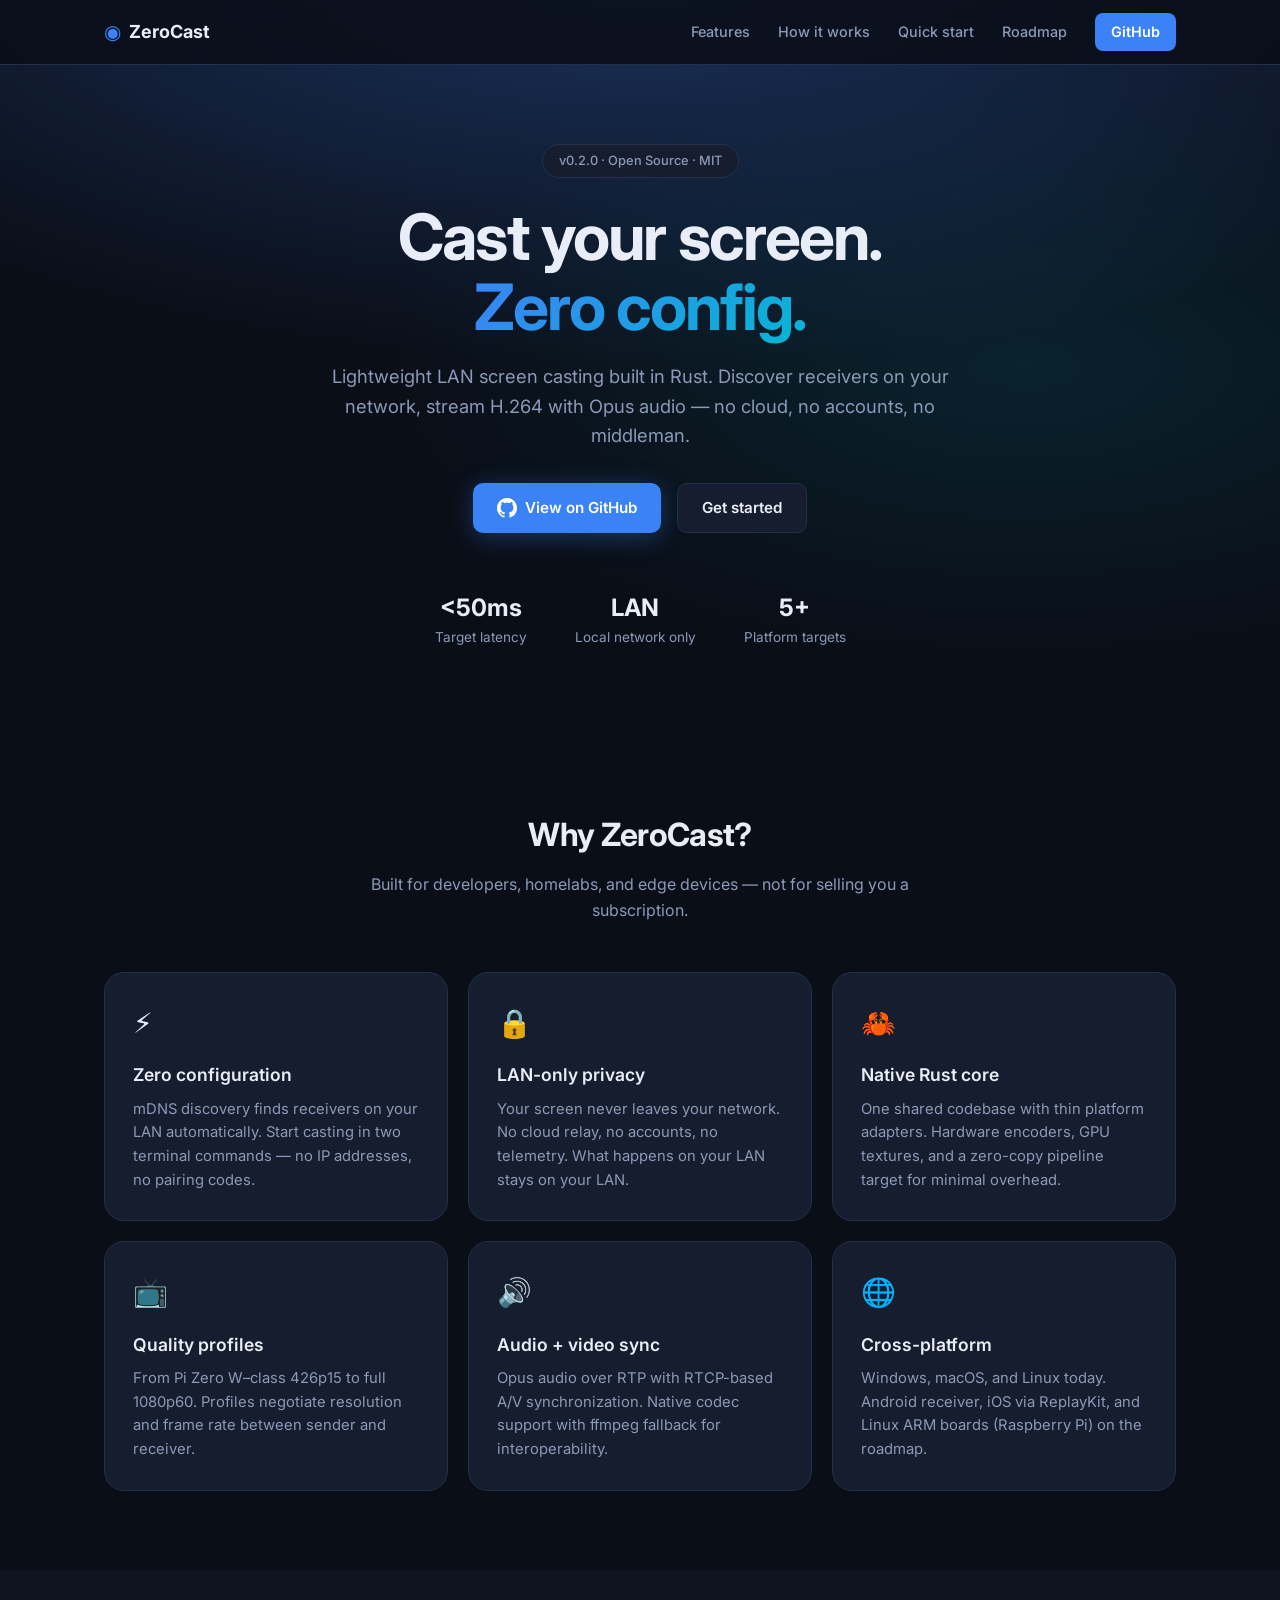
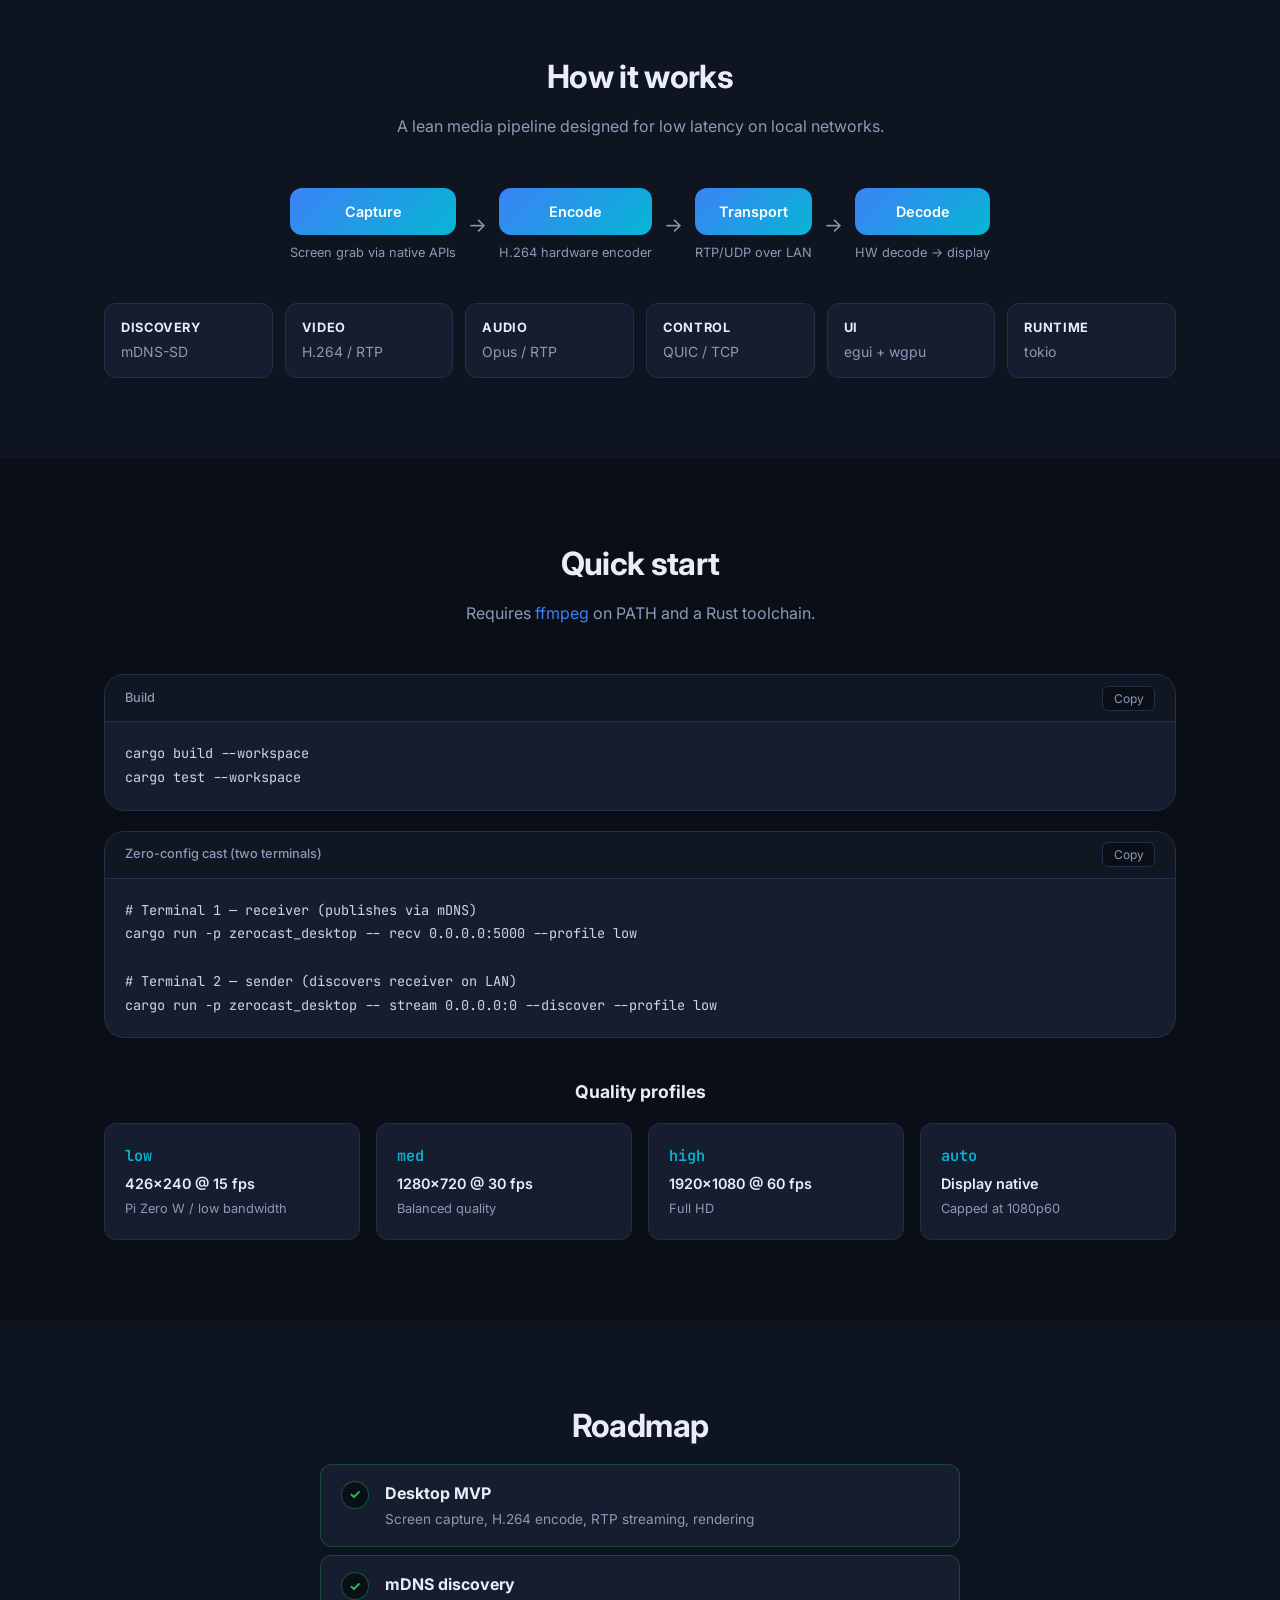
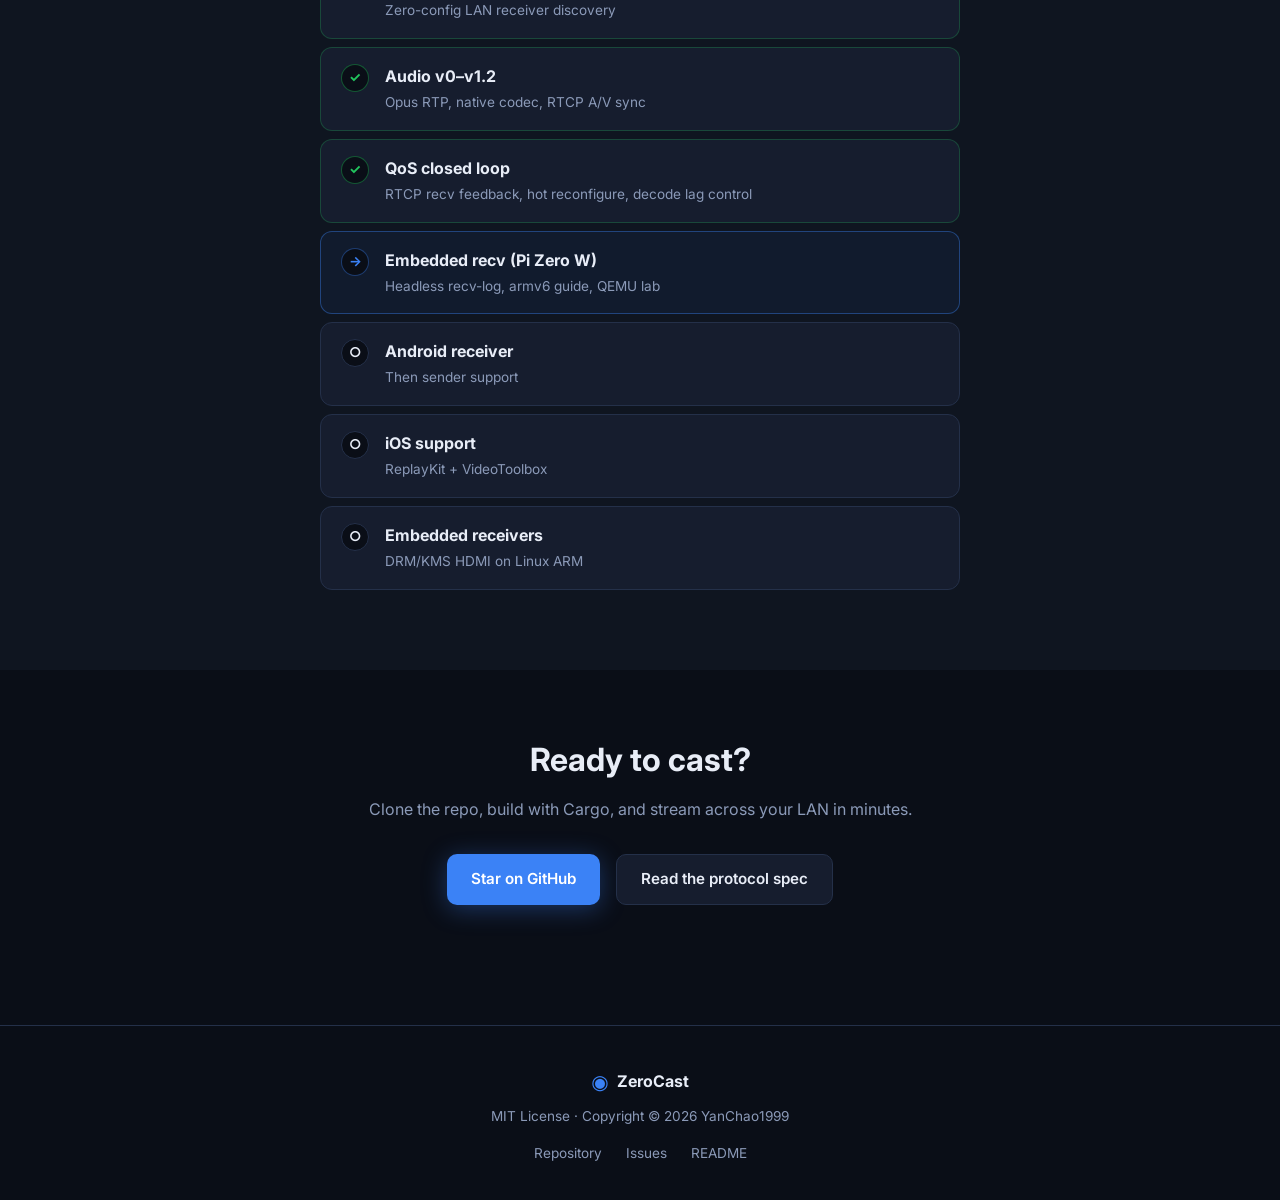
<file: docs/index.html>
<!DOCTYPE html>
<html lang="en">
<head>
  <meta charset="UTF-8">
  <meta name="viewport" content="width=device-width, initial-scale=1.0">
  <meta name="description" content="ZeroCast — zero-configuration LAN screen casting. Lightweight, native, no cloud, no accounts. Built in Rust for Windows, macOS, Linux, and beyond.">
  <meta name="theme-color" content="#0a0e17">
  <meta property="og:title" content="ZeroCast — LAN Screen Casting">
  <meta property="og:description" content="Lightweight, zero-config screen casting on your local network. No cloud. No accounts. Just cast.">
  <meta property="og:type" content="website">
  <meta property="og:url" content="https://yanchao1999.github.io/ZeroCast/">
  <title>ZeroCast — Zero-Config LAN Screen Casting</title>
  <link rel="icon" href="data:image/svg+xml,<svg xmlns='http://www.w3.org/2000/svg' viewBox='0 0 100 100'><text y='.9em' font-size='90'>📡</text></svg>">
  <link rel="preconnect" href="https://fonts.googleapis.com">
  <link rel="preconnect" href="https://fonts.gstatic.com" crossorigin>
  <link href="https://fonts.googleapis.com/css2?family=Inter:wght@400;500;600;700&family=JetBrains+Mono:wght@400;500&display=swap" rel="stylesheet">
  <link rel="stylesheet" href="css/style.css">
</head>
<body>
  <nav class="nav">
    <div class="container nav-inner">
      <a href="./" class="logo">
        <span class="logo-icon" aria-hidden="true">◉</span>
        ZeroCast
      </a>
      <div class="nav-links">
        <a href="#features">Features</a>
        <a href="#how-it-works">How it works</a>
        <a href="#quick-start">Quick start</a>
        <a href="#roadmap">Roadmap</a>
        <a href="https://github.com/YanChao1999/ZeroCast" class="nav-cta" target="_blank" rel="noopener">GitHub</a>
      </div>
      <button class="nav-toggle" aria-label="Toggle menu" aria-expanded="false">
        <span></span><span></span><span></span>
      </button>
    </div>
  </nav>

  <header class="hero">
    <div class="hero-bg" aria-hidden="true"></div>
    <div class="container hero-content">
      <div class="badge">v0.2.0 · Open Source · MIT</div>
      <h1>Cast your screen.<br><span class="gradient-text">Zero config.</span></h1>
      <p class="hero-sub">
        Lightweight LAN screen casting built in Rust. Discover receivers on your network,
        stream H.264 with Opus audio — no cloud, no accounts, no middleman.
      </p>
      <div class="hero-actions">
        <a href="https://github.com/YanChao1999/ZeroCast" class="btn btn-primary" target="_blank" rel="noopener">
          <svg width="20" height="20" viewBox="0 0 24 24" fill="currentColor" aria-hidden="true"><path d="M12 0C5.37 0 0 5.37 0 12c0 5.31 3.435 9.795 8.205 11.385.6.105.825-.255.825-.57 0-.285-.015-1.23-.015-2.235-3.015.555-3.795-.735-4.035-1.41-.135-.345-.72-1.41-1.23-1.695-.42-.225-1.02-.78-.015-.795.945-.015 1.62.87 1.845 1.23 1.08 1.815 2.805 1.305 3.495.99.105-.78.42-1.305.765-1.605-2.67-.3-5.46-1.335-5.46-5.925 0-1.305.465-2.385 1.23-3.225-.12-.3-.54-1.53.12-3.18 0 0 1.005-.315 3.3 1.23.96-.27 1.98-.405 3-.405s2.04.135 3 .405c2.295-1.56 3.3-1.23 3.3-1.23.66 1.65.24 2.88.12 3.18.765.84 1.23 1.905 1.23 3.225 0 4.605-2.805 5.625-5.475 5.925.435.375.81 1.095.81 2.22 0 1.605-.015 2.895-.015 3.3 0 .315.225.69.825.57A12.02 12.02 0 0024 12c0-6.63-5.37-12-12-12z"/></svg>
          View on GitHub
        </a>
        <a href="#quick-start" class="btn btn-secondary">Get started</a>
      </div>
      <div class="hero-stats">
        <div class="stat">
          <span class="stat-value">&lt;50ms</span>
          <span class="stat-label">Target latency</span>
        </div>
        <div class="stat">
          <span class="stat-value">LAN</span>
          <span class="stat-label">Local network only</span>
        </div>
        <div class="stat">
          <span class="stat-value">5+</span>
          <span class="stat-label">Platform targets</span>
        </div>
      </div>
    </div>
  </header>

  <section id="features" class="section">
    <div class="container">
      <h2 class="section-title">Why ZeroCast?</h2>
      <p class="section-desc">Built for developers, homelabs, and edge devices — not for selling you a subscription.</p>
      <div class="features-grid">
        <article class="feature-card">
          <div class="feature-icon" aria-hidden="true">⚡</div>
          <h3>Zero configuration</h3>
          <p>mDNS discovery finds receivers on your LAN automatically. Start casting in two terminal commands — no IP addresses, no pairing codes.</p>
        </article>
        <article class="feature-card">
          <div class="feature-icon" aria-hidden="true">🔒</div>
          <h3>LAN-only privacy</h3>
          <p>Your screen never leaves your network. No cloud relay, no accounts, no telemetry. What happens on your LAN stays on your LAN.</p>
        </article>
        <article class="feature-card">
          <div class="feature-icon" aria-hidden="true">🦀</div>
          <h3>Native Rust core</h3>
          <p>One shared codebase with thin platform adapters. Hardware encoders, GPU textures, and a zero-copy pipeline target for minimal overhead.</p>
        </article>
        <article class="feature-card">
          <div class="feature-icon" aria-hidden="true">📺</div>
          <h3>Quality profiles</h3>
          <p>From Pi Zero W–class 426p15 to full 1080p60. Profiles negotiate resolution and frame rate between sender and receiver.</p>
        </article>
        <article class="feature-card">
          <div class="feature-icon" aria-hidden="true">🔊</div>
          <h3>Audio + video sync</h3>
          <p>Opus audio over RTP with RTCP-based A/V synchronization. Native codec support with ffmpeg fallback for interoperability.</p>
        </article>
        <article class="feature-card">
          <div class="feature-icon" aria-hidden="true">🌐</div>
          <h3>Cross-platform</h3>
          <p>Windows, macOS, and Linux today. Android receiver, iOS via ReplayKit, and Linux ARM boards (Raspberry Pi) on the roadmap.</p>
        </article>
      </div>
    </div>
  </section>

  <section id="how-it-works" class="section section-alt">
    <div class="container">
      <h2 class="section-title">How it works</h2>
      <p class="section-desc">A lean media pipeline designed for low latency on local networks.</p>
      <div class="pipeline">
        <div class="pipeline-step">
          <div class="pipeline-node">Capture</div>
          <p>Screen grab via native APIs</p>
        </div>
        <div class="pipeline-arrow" aria-hidden="true">→</div>
        <div class="pipeline-step">
          <div class="pipeline-node">Encode</div>
          <p>H.264 hardware encoder</p>
        </div>
        <div class="pipeline-arrow" aria-hidden="true">→</div>
        <div class="pipeline-step">
          <div class="pipeline-node">Transport</div>
          <p>RTP/UDP over LAN</p>
        </div>
        <div class="pipeline-arrow" aria-hidden="true">→</div>
        <div class="pipeline-step">
          <div class="pipeline-node">Decode</div>
          <p>HW decode → display</p>
        </div>
      </div>
      <div class="stack-grid">
        <div class="stack-item"><strong>Discovery</strong> mDNS-SD</div>
        <div class="stack-item"><strong>Video</strong> H.264 / RTP</div>
        <div class="stack-item"><strong>Audio</strong> Opus / RTP</div>
        <div class="stack-item"><strong>Control</strong> QUIC / TCP</div>
        <div class="stack-item"><strong>UI</strong> egui + wgpu</div>
        <div class="stack-item"><strong>Runtime</strong> tokio</div>
      </div>
    </div>
  </section>

  <section id="quick-start" class="section">
    <div class="container">
      <h2 class="section-title">Quick start</h2>
      <p class="section-desc">Requires <a href="https://ffmpeg.org/download.html" target="_blank" rel="noopener">ffmpeg</a> on PATH and a Rust toolchain.</p>

      <div class="code-block">
        <div class="code-header">
          <span>Build</span>
          <button class="copy-btn" data-copy="build" aria-label="Copy build commands">Copy</button>
        </div>
        <pre id="code-build"><code>cargo build --workspace
cargo test --workspace</code></pre>
      </div>

      <div class="code-block">
        <div class="code-header">
          <span>Zero-config cast (two terminals)</span>
          <button class="copy-btn" data-copy="cast" aria-label="Copy cast commands">Copy</button>
        </div>
        <pre id="code-cast"><code># Terminal 1 — receiver (publishes via mDNS)
cargo run -p zerocast_desktop -- recv 0.0.0.0:5000 --profile low

# Terminal 2 — sender (discovers receiver on LAN)
cargo run -p zerocast_desktop -- stream 0.0.0.0:0 --discover --profile low</code></pre>
      </div>

      <div class="profiles">
        <h3>Quality profiles</h3>
        <div class="profile-cards">
          <div class="profile-card">
            <span class="profile-name">low</span>
            <span class="profile-spec">426×240 @ 15 fps</span>
            <span class="profile-note">Pi Zero W / low bandwidth</span>
          </div>
          <div class="profile-card">
            <span class="profile-name">med</span>
            <span class="profile-spec">1280×720 @ 30 fps</span>
            <span class="profile-note">Balanced quality</span>
          </div>
          <div class="profile-card">
            <span class="profile-name">high</span>
            <span class="profile-spec">1920×1080 @ 60 fps</span>
            <span class="profile-note">Full HD</span>
          </div>
          <div class="profile-card">
            <span class="profile-name">auto</span>
            <span class="profile-spec">Display native</span>
            <span class="profile-note">Capped at 1080p60</span>
          </div>
        </div>
      </div>
    </div>
  </section>

  <section id="roadmap" class="section section-alt">
    <div class="container">
      <h2 class="section-title">Roadmap</h2>
      <div class="roadmap">
        <div class="roadmap-item done">
          <span class="roadmap-status">✓</span>
          <div>
            <strong>Desktop MVP</strong>
            <p>Screen capture, H.264 encode, RTP streaming, rendering</p>
          </div>
        </div>
        <div class="roadmap-item done">
          <span class="roadmap-status">✓</span>
          <div>
            <strong>mDNS discovery</strong>
            <p>Zero-config LAN receiver discovery</p>
          </div>
        </div>
        <div class="roadmap-item done">
          <span class="roadmap-status">✓</span>
          <div>
            <strong>Audio v0–v1.2</strong>
            <p>Opus RTP, native codec, RTCP A/V sync</p>
          </div>
        </div>
        <div class="roadmap-item done">
          <span class="roadmap-status">✓</span>
          <div>
            <strong>QoS closed loop</strong>
            <p>RTCP recv feedback, hot reconfigure, decode lag control</p>
          </div>
        </div>
        <div class="roadmap-item active">
          <span class="roadmap-status">→</span>
          <div>
            <strong>Embedded recv (Pi Zero W)</strong>
            <p>Headless recv-log, armv6 guide, QEMU lab</p>
          </div>
        </div>
        <div class="roadmap-item">
          <span class="roadmap-status">○</span>
          <div>
            <strong>Android receiver</strong>
            <p>Then sender support</p>
          </div>
        </div>
        <div class="roadmap-item">
          <span class="roadmap-status">○</span>
          <div>
            <strong>iOS support</strong>
            <p>ReplayKit + VideoToolbox</p>
          </div>
        </div>
        <div class="roadmap-item">
          <span class="roadmap-status">○</span>
          <div>
            <strong>Embedded receivers</strong>
            <p>DRM/KMS HDMI on Linux ARM</p>
          </div>
        </div>
      </div>
    </div>
  </section>

  <section class="section cta-section">
    <div class="container cta-inner">
      <h2>Ready to cast?</h2>
      <p>Clone the repo, build with Cargo, and stream across your LAN in minutes.</p>
      <div class="hero-actions">
        <a href="https://github.com/YanChao1999/ZeroCast" class="btn btn-primary" target="_blank" rel="noopener">Star on GitHub</a>
        <a href="https://github.com/YanChao1999/ZeroCast/blob/main/docs/spec/std/zerocast-protocol-v1.md" class="btn btn-secondary" target="_blank" rel="noopener">Read the protocol spec</a>
      </div>
    </div>
  </section>

  <footer class="footer">
    <div class="container footer-inner">
      <div class="footer-brand">
        <span class="logo-icon" aria-hidden="true">◉</span>
        <span>ZeroCast</span>
      </div>
      <p>MIT License · Copyright © 2026 YanChao1999</p>
      <div class="footer-links">
        <a href="https://github.com/YanChao1999/ZeroCast" target="_blank" rel="noopener">Repository</a>
        <a href="https://github.com/YanChao1999/ZeroCast/issues" target="_blank" rel="noopener">Issues</a>
        <a href="https://github.com/YanChao1999/ZeroCast/blob/main/README.md" target="_blank" rel="noopener">README</a>
      </div>
    </div>
  </footer>

  <script src="js/main.js"></script>
</body>
</html>
</file>
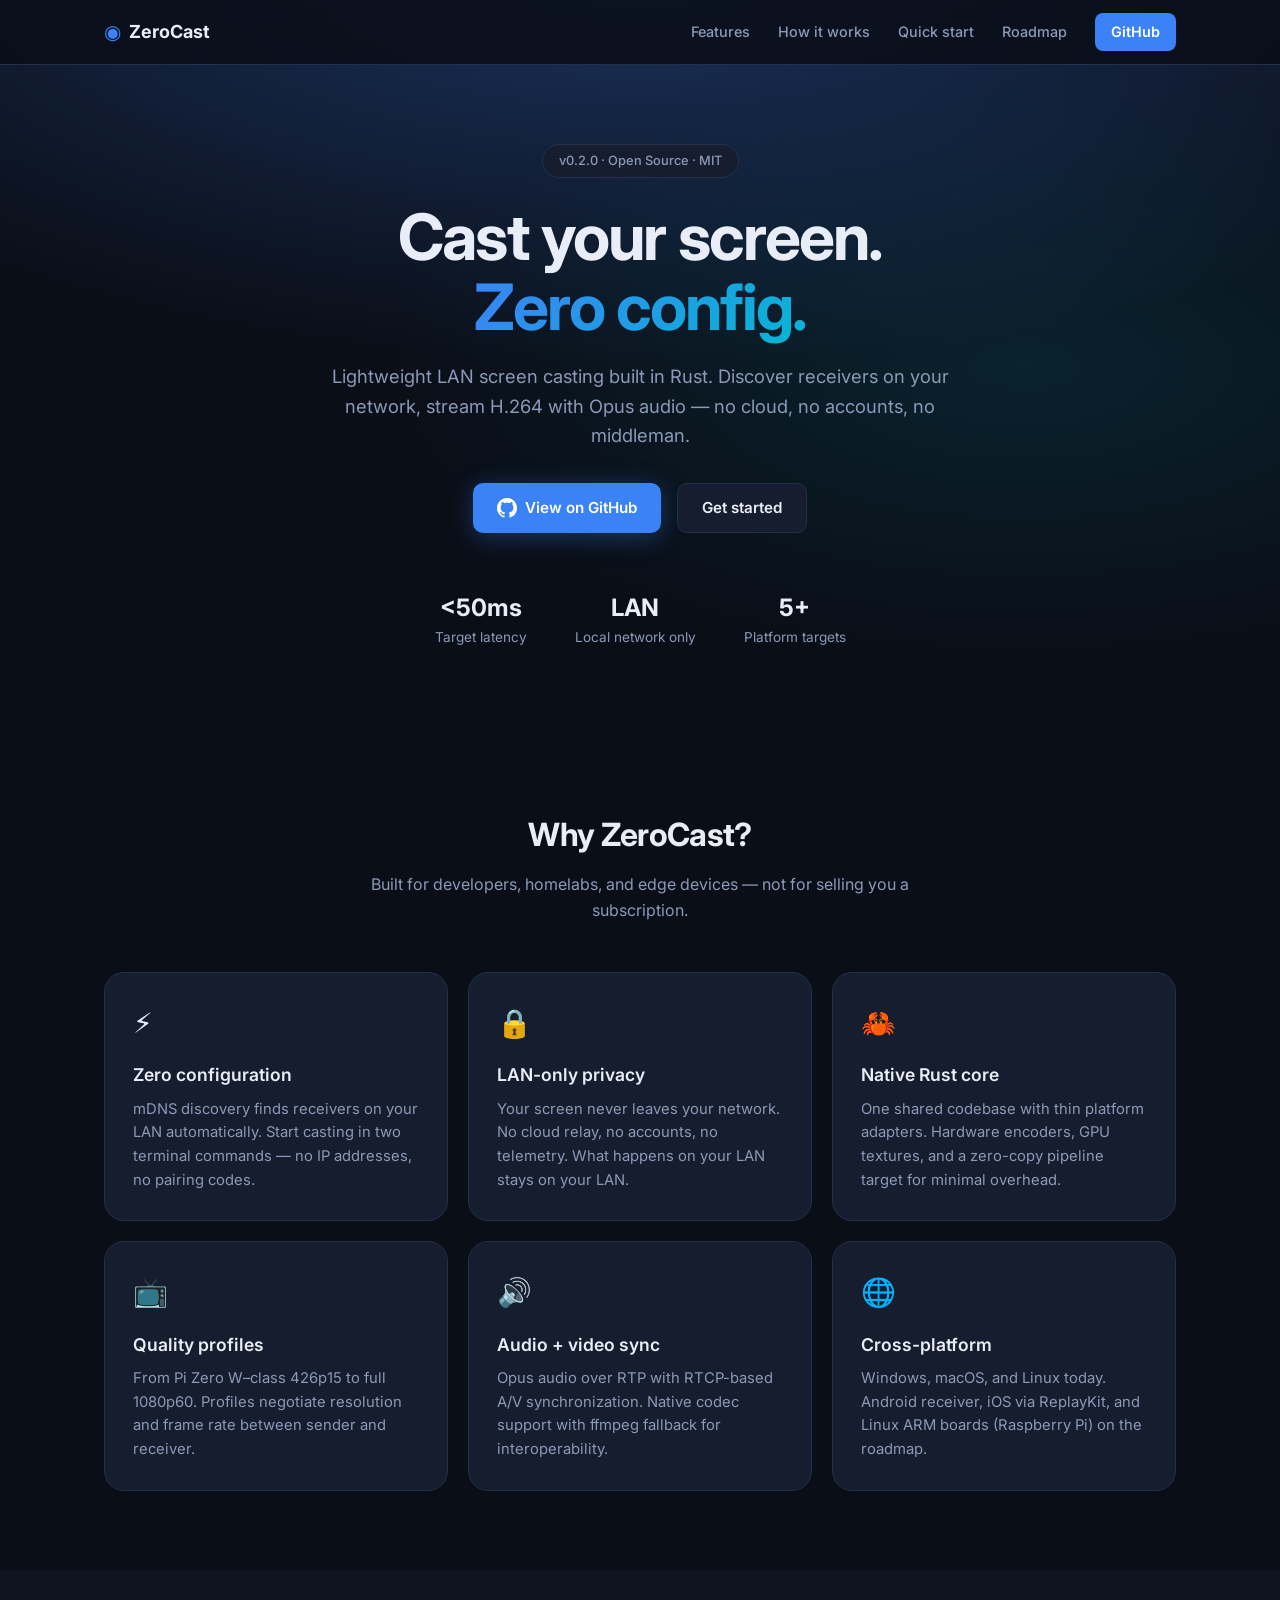
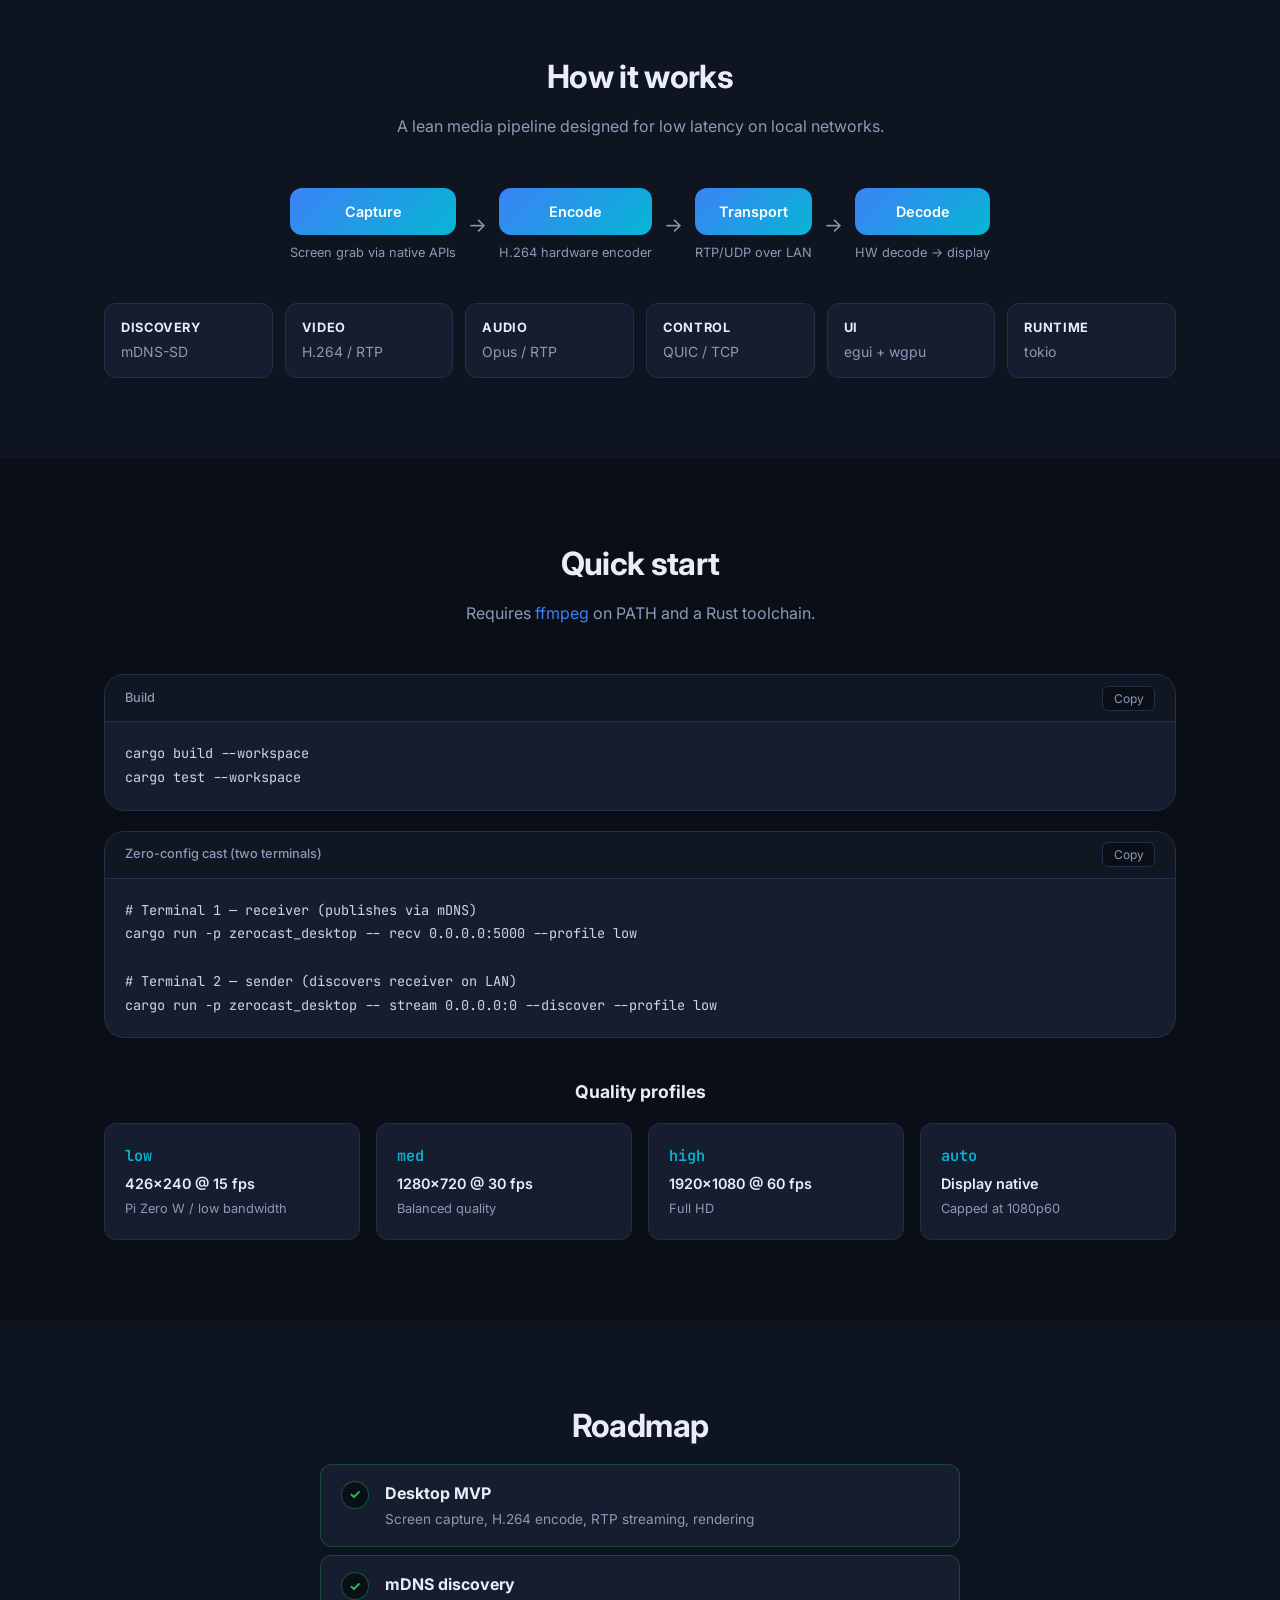
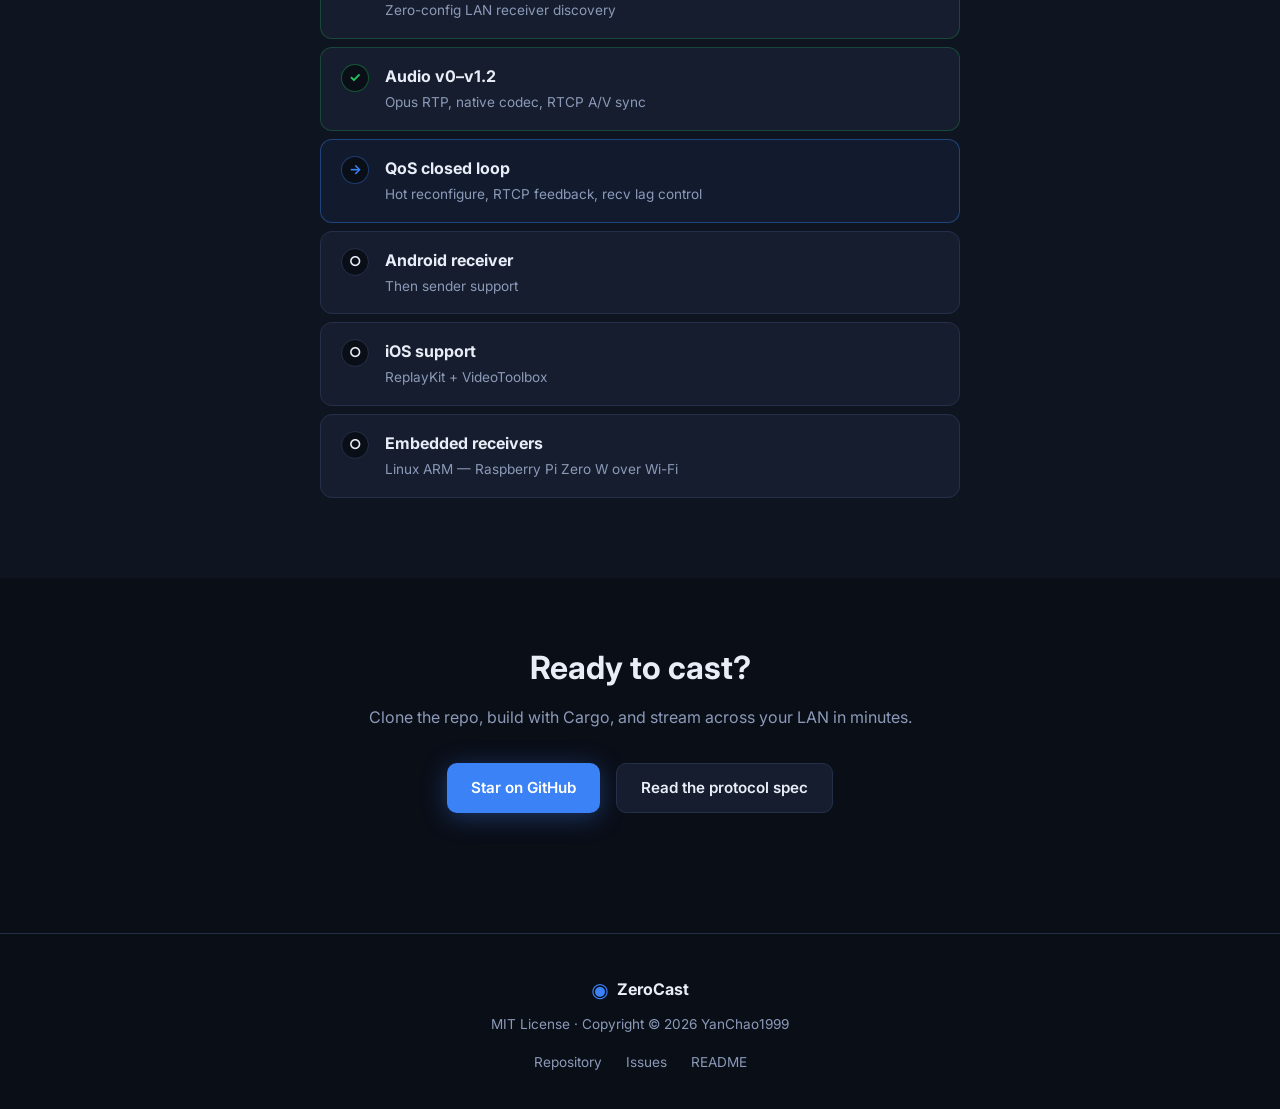
<file: website/index.html>
<!DOCTYPE html>
<html lang="en">
<head>
  <meta charset="UTF-8">
  <meta name="viewport" content="width=device-width, initial-scale=1.0">
  <meta name="description" content="ZeroCast — zero-configuration LAN screen casting. Lightweight, native, no cloud, no accounts. Built in Rust for Windows, macOS, Linux, and beyond.">
  <meta name="theme-color" content="#0a0e17">
  <meta property="og:title" content="ZeroCast — LAN Screen Casting">
  <meta property="og:description" content="Lightweight, zero-config screen casting on your local network. No cloud. No accounts. Just cast.">
  <meta property="og:type" content="website">
  <meta property="og:url" content="https://yanchao1999.github.io/ZeroCast/">
  <title>ZeroCast — Zero-Config LAN Screen Casting</title>
  <link rel="icon" href="data:image/svg+xml,<svg xmlns='http://www.w3.org/2000/svg' viewBox='0 0 100 100'><text y='.9em' font-size='90'>📡</text></svg>">
  <link rel="preconnect" href="https://fonts.googleapis.com">
  <link rel="preconnect" href="https://fonts.gstatic.com" crossorigin>
  <link href="https://fonts.googleapis.com/css2?family=Inter:wght@400;500;600;700&family=JetBrains+Mono:wght@400;500&display=swap" rel="stylesheet">
  <link rel="stylesheet" href="css/style.css">
</head>
<body>
  <nav class="nav">
    <div class="container nav-inner">
      <a href="./" class="logo">
        <span class="logo-icon" aria-hidden="true">◉</span>
        ZeroCast
      </a>
      <div class="nav-links">
        <a href="#features">Features</a>
        <a href="#how-it-works">How it works</a>
        <a href="#quick-start">Quick start</a>
        <a href="#roadmap">Roadmap</a>
        <a href="https://github.com/YanChao1999/ZeroCast" class="nav-cta" target="_blank" rel="noopener">GitHub</a>
      </div>
      <button class="nav-toggle" aria-label="Toggle menu" aria-expanded="false">
        <span></span><span></span><span></span>
      </button>
    </div>
  </nav>

  <header class="hero">
    <div class="hero-bg" aria-hidden="true"></div>
    <div class="container hero-content">
      <div class="badge">v0.2.0 · Open Source · MIT</div>
      <h1>Cast your screen.<br><span class="gradient-text">Zero config.</span></h1>
      <p class="hero-sub">
        Lightweight LAN screen casting built in Rust. Discover receivers on your network,
        stream H.264 with Opus audio — no cloud, no accounts, no middleman.
      </p>
      <div class="hero-actions">
        <a href="https://github.com/YanChao1999/ZeroCast" class="btn btn-primary" target="_blank" rel="noopener">
          <svg width="20" height="20" viewBox="0 0 24 24" fill="currentColor" aria-hidden="true"><path d="M12 0C5.37 0 0 5.37 0 12c0 5.31 3.435 9.795 8.205 11.385.6.105.825-.255.825-.57 0-.285-.015-1.23-.015-2.235-3.015.555-3.795-.735-4.035-1.41-.135-.345-.72-1.41-1.23-1.695-.42-.225-1.02-.78-.015-.795.945-.015 1.62.87 1.845 1.23 1.08 1.815 2.805 1.305 3.495.99.105-.78.42-1.305.765-1.605-2.67-.3-5.46-1.335-5.46-5.925 0-1.305.465-2.385 1.23-3.225-.12-.3-.54-1.53.12-3.18 0 0 1.005-.315 3.3 1.23.96-.27 1.98-.405 3-.405s2.04.135 3 .405c2.295-1.56 3.3-1.23 3.3-1.23.66 1.65.24 2.88.12 3.18.765.84 1.23 1.905 1.23 3.225 0 4.605-2.805 5.625-5.475 5.925.435.375.81 1.095.81 2.22 0 1.605-.015 2.895-.015 3.3 0 .315.225.69.825.57A12.02 12.02 0 0024 12c0-6.63-5.37-12-12-12z"/></svg>
          View on GitHub
        </a>
        <a href="#quick-start" class="btn btn-secondary">Get started</a>
      </div>
      <div class="hero-stats">
        <div class="stat">
          <span class="stat-value">&lt;50ms</span>
          <span class="stat-label">Target latency</span>
        </div>
        <div class="stat">
          <span class="stat-value">LAN</span>
          <span class="stat-label">Local network only</span>
        </div>
        <div class="stat">
          <span class="stat-value">5+</span>
          <span class="stat-label">Platform targets</span>
        </div>
      </div>
    </div>
  </header>

  <section id="features" class="section">
    <div class="container">
      <h2 class="section-title">Why ZeroCast?</h2>
      <p class="section-desc">Built for developers, homelabs, and edge devices — not for selling you a subscription.</p>
      <div class="features-grid">
        <article class="feature-card">
          <div class="feature-icon" aria-hidden="true">⚡</div>
          <h3>Zero configuration</h3>
          <p>mDNS discovery finds receivers on your LAN automatically. Start casting in two terminal commands — no IP addresses, no pairing codes.</p>
        </article>
        <article class="feature-card">
          <div class="feature-icon" aria-hidden="true">🔒</div>
          <h3>LAN-only privacy</h3>
          <p>Your screen never leaves your network. No cloud relay, no accounts, no telemetry. What happens on your LAN stays on your LAN.</p>
        </article>
        <article class="feature-card">
          <div class="feature-icon" aria-hidden="true">🦀</div>
          <h3>Native Rust core</h3>
          <p>One shared codebase with thin platform adapters. Hardware encoders, GPU textures, and a zero-copy pipeline target for minimal overhead.</p>
        </article>
        <article class="feature-card">
          <div class="feature-icon" aria-hidden="true">📺</div>
          <h3>Quality profiles</h3>
          <p>From Pi Zero W–class 426p15 to full 1080p60. Profiles negotiate resolution and frame rate between sender and receiver.</p>
        </article>
        <article class="feature-card">
          <div class="feature-icon" aria-hidden="true">🔊</div>
          <h3>Audio + video sync</h3>
          <p>Opus audio over RTP with RTCP-based A/V synchronization. Native codec support with ffmpeg fallback for interoperability.</p>
        </article>
        <article class="feature-card">
          <div class="feature-icon" aria-hidden="true">🌐</div>
          <h3>Cross-platform</h3>
          <p>Windows, macOS, and Linux today. Android receiver, iOS via ReplayKit, and Linux ARM boards (Raspberry Pi) on the roadmap.</p>
        </article>
      </div>
    </div>
  </section>

  <section id="how-it-works" class="section section-alt">
    <div class="container">
      <h2 class="section-title">How it works</h2>
      <p class="section-desc">A lean media pipeline designed for low latency on local networks.</p>
      <div class="pipeline">
        <div class="pipeline-step">
          <div class="pipeline-node">Capture</div>
          <p>Screen grab via native APIs</p>
        </div>
        <div class="pipeline-arrow" aria-hidden="true">→</div>
        <div class="pipeline-step">
          <div class="pipeline-node">Encode</div>
          <p>H.264 hardware encoder</p>
        </div>
        <div class="pipeline-arrow" aria-hidden="true">→</div>
        <div class="pipeline-step">
          <div class="pipeline-node">Transport</div>
          <p>RTP/UDP over LAN</p>
        </div>
        <div class="pipeline-arrow" aria-hidden="true">→</div>
        <div class="pipeline-step">
          <div class="pipeline-node">Decode</div>
          <p>HW decode → display</p>
        </div>
      </div>
      <div class="stack-grid">
        <div class="stack-item"><strong>Discovery</strong> mDNS-SD</div>
        <div class="stack-item"><strong>Video</strong> H.264 / RTP</div>
        <div class="stack-item"><strong>Audio</strong> Opus / RTP</div>
        <div class="stack-item"><strong>Control</strong> QUIC / TCP</div>
        <div class="stack-item"><strong>UI</strong> egui + wgpu</div>
        <div class="stack-item"><strong>Runtime</strong> tokio</div>
      </div>
    </div>
  </section>

  <section id="quick-start" class="section">
    <div class="container">
      <h2 class="section-title">Quick start</h2>
      <p class="section-desc">Requires <a href="https://ffmpeg.org/download.html" target="_blank" rel="noopener">ffmpeg</a> on PATH and a Rust toolchain.</p>

      <div class="code-block">
        <div class="code-header">
          <span>Build</span>
          <button class="copy-btn" data-copy="build" aria-label="Copy build commands">Copy</button>
        </div>
        <pre id="code-build"><code>cargo build --workspace
cargo test --workspace</code></pre>
      </div>

      <div class="code-block">
        <div class="code-header">
          <span>Zero-config cast (two terminals)</span>
          <button class="copy-btn" data-copy="cast" aria-label="Copy cast commands">Copy</button>
        </div>
        <pre id="code-cast"><code># Terminal 1 — receiver (publishes via mDNS)
cargo run -p zerocast_desktop -- recv 0.0.0.0:5000 --profile low

# Terminal 2 — sender (discovers receiver on LAN)
cargo run -p zerocast_desktop -- stream 0.0.0.0:0 --discover --profile low</code></pre>
      </div>

      <div class="profiles">
        <h3>Quality profiles</h3>
        <div class="profile-cards">
          <div class="profile-card">
            <span class="profile-name">low</span>
            <span class="profile-spec">426×240 @ 15 fps</span>
            <span class="profile-note">Pi Zero W / low bandwidth</span>
          </div>
          <div class="profile-card">
            <span class="profile-name">med</span>
            <span class="profile-spec">1280×720 @ 30 fps</span>
            <span class="profile-note">Balanced quality</span>
          </div>
          <div class="profile-card">
            <span class="profile-name">high</span>
            <span class="profile-spec">1920×1080 @ 60 fps</span>
            <span class="profile-note">Full HD</span>
          </div>
          <div class="profile-card">
            <span class="profile-name">auto</span>
            <span class="profile-spec">Display native</span>
            <span class="profile-note">Capped at 1080p60</span>
          </div>
        </div>
      </div>
    </div>
  </section>

  <section id="roadmap" class="section section-alt">
    <div class="container">
      <h2 class="section-title">Roadmap</h2>
      <div class="roadmap">
        <div class="roadmap-item done">
          <span class="roadmap-status">✓</span>
          <div>
            <strong>Desktop MVP</strong>
            <p>Screen capture, H.264 encode, RTP streaming, rendering</p>
          </div>
        </div>
        <div class="roadmap-item done">
          <span class="roadmap-status">✓</span>
          <div>
            <strong>mDNS discovery</strong>
            <p>Zero-config LAN receiver discovery</p>
          </div>
        </div>
        <div class="roadmap-item done">
          <span class="roadmap-status">✓</span>
          <div>
            <strong>Audio v0–v1.2</strong>
            <p>Opus RTP, native codec, RTCP A/V sync</p>
          </div>
        </div>
        <div class="roadmap-item active">
          <span class="roadmap-status">→</span>
          <div>
            <strong>QoS closed loop</strong>
            <p>Hot reconfigure, RTCP feedback, recv lag control</p>
          </div>
        </div>
        <div class="roadmap-item">
          <span class="roadmap-status">○</span>
          <div>
            <strong>Android receiver</strong>
            <p>Then sender support</p>
          </div>
        </div>
        <div class="roadmap-item">
          <span class="roadmap-status">○</span>
          <div>
            <strong>iOS support</strong>
            <p>ReplayKit + VideoToolbox</p>
          </div>
        </div>
        <div class="roadmap-item">
          <span class="roadmap-status">○</span>
          <div>
            <strong>Embedded receivers</strong>
            <p>Linux ARM — Raspberry Pi Zero W over Wi-Fi</p>
          </div>
        </div>
      </div>
    </div>
  </section>

  <section class="section cta-section">
    <div class="container cta-inner">
      <h2>Ready to cast?</h2>
      <p>Clone the repo, build with Cargo, and stream across your LAN in minutes.</p>
      <div class="hero-actions">
        <a href="https://github.com/YanChao1999/ZeroCast" class="btn btn-primary" target="_blank" rel="noopener">Star on GitHub</a>
        <a href="https://github.com/YanChao1999/ZeroCast/blob/main/docs/spec/std/zerocast-protocol-v1.md" class="btn btn-secondary" target="_blank" rel="noopener">Read the protocol spec</a>
      </div>
    </div>
  </section>

  <footer class="footer">
    <div class="container footer-inner">
      <div class="footer-brand">
        <span class="logo-icon" aria-hidden="true">◉</span>
        <span>ZeroCast</span>
      </div>
      <p>MIT License · Copyright © 2026 YanChao1999</p>
      <div class="footer-links">
        <a href="https://github.com/YanChao1999/ZeroCast" target="_blank" rel="noopener">Repository</a>
        <a href="https://github.com/YanChao1999/ZeroCast/issues" target="_blank" rel="noopener">Issues</a>
        <a href="https://github.com/YanChao1999/ZeroCast/blob/main/README.md" target="_blank" rel="noopener">README</a>
      </div>
    </div>
  </footer>

  <script src="js/main.js"></script>
</body>
</html>
</file>
<file: docs/css/style.css>
/* ZeroCast landing page */

:root {
  --bg: #0a0e17;
  --bg-alt: #0f1520;
  --surface: #161d2e;
  --surface-hover: #1c2538;
  --border: #243049;
  --text: #e8edf7;
  --text-muted: #8b9ab8;
  --accent: #3b82f6;
  --accent-glow: rgba(59, 130, 246, 0.35);
  --accent-2: #06b6d4;
  --success: #22c55e;
  --radius: 12px;
  --radius-lg: 20px;
  --font: 'Inter', system-ui, -apple-system, sans-serif;
  --mono: 'JetBrains Mono', 'Fira Code', monospace;
  --max-w: 1120px;
}

*, *::before, *::after {
  box-sizing: border-box;
  margin: 0;
  padding: 0;
}

html {
  scroll-behavior: smooth;
}

@media (prefers-reduced-motion: reduce) {
  html {
    scroll-behavior: auto;
  }

  .btn,
  .feature-card,
  .copy-btn {
    transition: none;
  }
}

body {
  font-family: var(--font);
  background: var(--bg);
  color: var(--text);
  line-height: 1.6;
  -webkit-font-smoothing: antialiased;
}

a {
  color: var(--accent);
  text-decoration: none;
  transition: color 0.2s;
}

a:hover {
  color: var(--accent-2);
}

.container {
  max-width: var(--max-w);
  margin: 0 auto;
  padding: 0 1.5rem;
}

/* Navigation */
.nav {
  position: fixed;
  top: 0;
  left: 0;
  right: 0;
  z-index: 100;
  background: rgba(10, 14, 23, 0.85);
  backdrop-filter: blur(12px);
  border-bottom: 1px solid var(--border);
}

.nav-inner {
  display: flex;
  align-items: center;
  justify-content: space-between;
  height: 64px;
}

.logo {
  display: flex;
  align-items: center;
  gap: 0.5rem;
  font-weight: 700;
  font-size: 1.125rem;
  color: var(--text);
}

.logo:hover {
  color: var(--text);
}

.logo-icon {
  color: var(--accent);
  font-size: 1.25rem;
}

.nav-links {
  display: flex;
  align-items: center;
  gap: 1.75rem;
}

.nav-links a {
  color: var(--text-muted);
  font-size: 0.9rem;
  font-weight: 500;
}

.nav-links a:hover {
  color: var(--text);
}

.nav-cta {
  background: var(--accent) !important;
  color: #fff !important;
  padding: 0.45rem 1rem;
  border-radius: 8px;
  font-weight: 600 !important;
}

.nav-cta:hover {
  background: #2563eb !important;
  color: #fff !important;
}

.nav-toggle {
  display: none;
  flex-direction: column;
  gap: 5px;
  background: none;
  border: none;
  cursor: pointer;
  padding: 4px;
}

.nav-toggle span {
  display: block;
  width: 22px;
  height: 2px;
  background: var(--text);
  border-radius: 2px;
  transition: transform 0.2s, opacity 0.2s;
}

/* Hero */
.hero {
  position: relative;
  padding: 9rem 0 5rem;
  overflow: hidden;
}

.hero-bg {
  position: absolute;
  inset: 0;
  background:
    radial-gradient(ellipse 80% 60% at 50% -10%, var(--accent-glow), transparent),
    radial-gradient(ellipse 50% 40% at 80% 50%, rgba(6, 182, 212, 0.12), transparent);
  pointer-events: none;
}

.hero-content {
  position: relative;
  text-align: center;
}

.badge {
  display: inline-block;
  padding: 0.35rem 1rem;
  background: var(--surface);
  border: 1px solid var(--border);
  border-radius: 999px;
  font-size: 0.8rem;
  font-weight: 500;
  color: var(--text-muted);
  margin-bottom: 1.5rem;
}

.hero h1 {
  font-size: clamp(2.5rem, 6vw, 4rem);
  font-weight: 700;
  line-height: 1.1;
  letter-spacing: -0.03em;
  margin-bottom: 1.25rem;
}

.gradient-text {
  background: linear-gradient(135deg, var(--accent), var(--accent-2));
  -webkit-background-clip: text;
  -webkit-text-fill-color: transparent;
  background-clip: text;
}

.hero-sub {
  font-size: 1.15rem;
  color: var(--text-muted);
  max-width: 620px;
  margin: 0 auto 2rem;
}

.hero-actions {
  display: flex;
  gap: 1rem;
  justify-content: center;
  flex-wrap: wrap;
  margin-bottom: 3.5rem;
}

.btn {
  display: inline-flex;
  align-items: center;
  gap: 0.5rem;
  padding: 0.75rem 1.5rem;
  border-radius: 10px;
  font-weight: 600;
  font-size: 0.95rem;
  transition: transform 0.15s, box-shadow 0.15s, background 0.15s;
}

.btn:hover {
  transform: translateY(-1px);
}

.btn-primary {
  background: var(--accent);
  color: #fff;
  box-shadow: 0 4px 24px var(--accent-glow);
}

.btn-primary:hover {
  background: #2563eb;
  color: #fff;
  box-shadow: 0 6px 32px var(--accent-glow);
}

.btn-secondary {
  background: var(--surface);
  color: var(--text);
  border: 1px solid var(--border);
}

.btn-secondary:hover {
  background: var(--surface-hover);
  color: var(--text);
}

.hero-stats {
  display: flex;
  justify-content: center;
  gap: 3rem;
  flex-wrap: wrap;
}

.stat {
  display: flex;
  flex-direction: column;
  align-items: center;
}

.stat-value {
  font-size: 1.5rem;
  font-weight: 700;
  color: var(--text);
}

.stat-label {
  font-size: 0.85rem;
  color: var(--text-muted);
}

/* Sections */
.section {
  padding: 5rem 0;
}

.section-alt {
  background: var(--bg-alt);
}

.section-title {
  font-size: 2rem;
  font-weight: 700;
  text-align: center;
  margin-bottom: 0.75rem;
  letter-spacing: -0.02em;
}

.section-desc {
  text-align: center;
  color: var(--text-muted);
  max-width: 560px;
  margin: 0 auto 3rem;
}

/* Features */
.features-grid {
  display: grid;
  grid-template-columns: repeat(auto-fit, minmax(300px, 1fr));
  gap: 1.25rem;
}

.feature-card {
  background: var(--surface);
  border: 1px solid var(--border);
  border-radius: var(--radius-lg);
  padding: 1.75rem;
  transition: border-color 0.2s, transform 0.2s;
}

.feature-card:hover {
  border-color: rgba(59, 130, 246, 0.4);
  transform: translateY(-2px);
}

.feature-icon {
  font-size: 1.75rem;
  margin-bottom: 1rem;
}

.feature-card h3 {
  font-size: 1.1rem;
  font-weight: 600;
  margin-bottom: 0.5rem;
}

.feature-card p {
  color: var(--text-muted);
  font-size: 0.925rem;
}

/* Pipeline */
.pipeline {
  display: flex;
  align-items: center;
  justify-content: center;
  gap: 0.5rem;
  flex-wrap: wrap;
  margin-bottom: 2.5rem;
}

.pipeline-step {
  text-align: center;
}

.pipeline-node {
  background: linear-gradient(135deg, var(--accent), var(--accent-2));
  color: #fff;
  font-weight: 600;
  padding: 0.75rem 1.25rem;
  border-radius: var(--radius);
  margin-bottom: 0.5rem;
  font-size: 0.9rem;
}

.pipeline-step p {
  font-size: 0.8rem;
  color: var(--text-muted);
}

.pipeline-arrow {
  color: var(--text-muted);
  font-size: 1.25rem;
  padding: 0 0.25rem;
}

.stack-grid {
  display: grid;
  grid-template-columns: repeat(auto-fit, minmax(160px, 1fr));
  gap: 0.75rem;
}

.stack-item {
  background: var(--surface);
  border: 1px solid var(--border);
  border-radius: var(--radius);
  padding: 0.85rem 1rem;
  font-size: 0.875rem;
  color: var(--text-muted);
}

.stack-item strong {
  display: block;
  color: var(--text);
  font-size: 0.8rem;
  text-transform: uppercase;
  letter-spacing: 0.05em;
  margin-bottom: 0.15rem;
}

/* Code blocks */
.code-block {
  background: var(--surface);
  border: 1px solid var(--border);
  border-radius: var(--radius-lg);
  overflow: hidden;
  margin-bottom: 1.25rem;
}

.code-header {
  display: flex;
  align-items: center;
  justify-content: space-between;
  padding: 0.65rem 1.25rem;
  background: rgba(0, 0, 0, 0.25);
  border-bottom: 1px solid var(--border);
  font-size: 0.8rem;
  color: var(--text-muted);
  font-weight: 500;
}

.copy-btn {
  background: var(--bg);
  border: 1px solid var(--border);
  color: var(--text-muted);
  padding: 0.25rem 0.65rem;
  border-radius: 6px;
  font-size: 0.75rem;
  cursor: pointer;
  font-family: var(--font);
  transition: color 0.15s, border-color 0.15s;
}

.copy-btn:hover {
  color: var(--text);
  border-color: var(--accent);
}

.copy-btn.copied {
  color: var(--success);
  border-color: var(--success);
}

pre {
  padding: 1.25rem;
  overflow-x: auto;
}

code {
  font-family: var(--mono);
  font-size: 0.85rem;
  line-height: 1.7;
  color: #c9d6f0;
}

/* Profiles */
.profiles {
  margin-top: 2.5rem;
}

.profiles h3 {
  font-size: 1.1rem;
  margin-bottom: 1rem;
  text-align: center;
}

.profile-cards {
  display: grid;
  grid-template-columns: repeat(auto-fit, minmax(200px, 1fr));
  gap: 1rem;
}

.profile-card {
  background: var(--surface);
  border: 1px solid var(--border);
  border-radius: var(--radius);
  padding: 1.25rem;
  display: flex;
  flex-direction: column;
  gap: 0.25rem;
}

.profile-name {
  font-family: var(--mono);
  font-weight: 600;
  color: var(--accent-2);
  font-size: 0.95rem;
}

.profile-spec {
  font-weight: 600;
  font-size: 0.9rem;
}

.profile-note {
  font-size: 0.8rem;
  color: var(--text-muted);
}

/* Roadmap */
.roadmap {
  max-width: 640px;
  margin: 0 auto;
  display: flex;
  flex-direction: column;
  gap: 0.5rem;
}

.roadmap-item {
  display: flex;
  gap: 1rem;
  align-items: flex-start;
  padding: 1rem 1.25rem;
  background: var(--surface);
  border: 1px solid var(--border);
  border-radius: var(--radius);
}

.roadmap-item.done {
  border-color: rgba(34, 197, 94, 0.25);
}

.roadmap-item.active {
  border-color: rgba(59, 130, 246, 0.4);
  background: rgba(59, 130, 246, 0.06);
}

.roadmap-status {
  flex-shrink: 0;
  width: 1.75rem;
  height: 1.75rem;
  display: flex;
  align-items: center;
  justify-content: center;
  border-radius: 50%;
  font-size: 0.85rem;
  font-weight: 700;
  background: var(--bg);
  border: 1px solid var(--border);
}

.roadmap-item.done .roadmap-status {
  color: var(--success);
  border-color: rgba(34, 197, 94, 0.4);
}

.roadmap-item.active .roadmap-status {
  color: var(--accent);
  border-color: rgba(59, 130, 246, 0.4);
}

.roadmap-item strong {
  display: block;
  margin-bottom: 0.15rem;
}

.roadmap-item p {
  font-size: 0.85rem;
  color: var(--text-muted);
}

/* CTA */
.cta-section {
  text-align: center;
  padding: 4rem 0;
}

.cta-inner h2 {
  font-size: 2rem;
  margin-bottom: 0.75rem;
}

.cta-inner p {
  color: var(--text-muted);
  margin-bottom: 2rem;
}

/* Footer */
.footer {
  border-top: 1px solid var(--border);
  padding: 2.5rem 0;
}

.footer-inner {
  text-align: center;
}

.footer-brand {
  display: flex;
  align-items: center;
  justify-content: center;
  gap: 0.5rem;
  font-weight: 700;
  margin-bottom: 0.5rem;
}

.footer-inner > p {
  color: var(--text-muted);
  font-size: 0.85rem;
  margin-bottom: 1rem;
}

.footer-links {
  display: flex;
  justify-content: center;
  gap: 1.5rem;
}

.footer-links a {
  font-size: 0.85rem;
  color: var(--text-muted);
}

.footer-links a:hover {
  color: var(--text);
}

/* Mobile nav */
@media (max-width: 768px) {
  .nav-toggle {
    display: flex;
  }

  .nav-links {
    display: none;
    position: absolute;
    top: 64px;
    left: 0;
    right: 0;
    flex-direction: column;
    background: var(--bg);
    border-bottom: 1px solid var(--border);
    padding: 1rem 1.5rem 1.5rem;
    gap: 1rem;
  }

  .nav-links.open {
    display: flex;
  }

  .hero {
    padding: 7rem 0 3.5rem;
  }

  .hero-stats {
    gap: 1.5rem;
  }

  .pipeline-arrow {
    display: none;
  }

  .pipeline {
    flex-direction: column;
  }
}
</file>
<file: website/css/style.css>
/* ZeroCast landing page */

:root {
  --bg: #0a0e17;
  --bg-alt: #0f1520;
  --surface: #161d2e;
  --surface-hover: #1c2538;
  --border: #243049;
  --text: #e8edf7;
  --text-muted: #8b9ab8;
  --accent: #3b82f6;
  --accent-glow: rgba(59, 130, 246, 0.35);
  --accent-2: #06b6d4;
  --success: #22c55e;
  --radius: 12px;
  --radius-lg: 20px;
  --font: 'Inter', system-ui, -apple-system, sans-serif;
  --mono: 'JetBrains Mono', 'Fira Code', monospace;
  --max-w: 1120px;
}

*, *::before, *::after {
  box-sizing: border-box;
  margin: 0;
  padding: 0;
}

html {
  scroll-behavior: smooth;
}

@media (prefers-reduced-motion: reduce) {
  html {
    scroll-behavior: auto;
  }

  .btn,
  .feature-card,
  .copy-btn {
    transition: none;
  }
}

body {
  font-family: var(--font);
  background: var(--bg);
  color: var(--text);
  line-height: 1.6;
  -webkit-font-smoothing: antialiased;
}

a {
  color: var(--accent);
  text-decoration: none;
  transition: color 0.2s;
}

a:hover {
  color: var(--accent-2);
}

.container {
  max-width: var(--max-w);
  margin: 0 auto;
  padding: 0 1.5rem;
}

/* Navigation */
.nav {
  position: fixed;
  top: 0;
  left: 0;
  right: 0;
  z-index: 100;
  background: rgba(10, 14, 23, 0.85);
  backdrop-filter: blur(12px);
  border-bottom: 1px solid var(--border);
}

.nav-inner {
  display: flex;
  align-items: center;
  justify-content: space-between;
  height: 64px;
}

.logo {
  display: flex;
  align-items: center;
  gap: 0.5rem;
  font-weight: 700;
  font-size: 1.125rem;
  color: var(--text);
}

.logo:hover {
  color: var(--text);
}

.logo-icon {
  color: var(--accent);
  font-size: 1.25rem;
}

.nav-links {
  display: flex;
  align-items: center;
  gap: 1.75rem;
}

.nav-links a {
  color: var(--text-muted);
  font-size: 0.9rem;
  font-weight: 500;
}

.nav-links a:hover {
  color: var(--text);
}

.nav-cta {
  background: var(--accent) !important;
  color: #fff !important;
  padding: 0.45rem 1rem;
  border-radius: 8px;
  font-weight: 600 !important;
}

.nav-cta:hover {
  background: #2563eb !important;
  color: #fff !important;
}

.nav-toggle {
  display: none;
  flex-direction: column;
  gap: 5px;
  background: none;
  border: none;
  cursor: pointer;
  padding: 4px;
}

.nav-toggle span {
  display: block;
  width: 22px;
  height: 2px;
  background: var(--text);
  border-radius: 2px;
  transition: transform 0.2s, opacity 0.2s;
}

/* Hero */
.hero {
  position: relative;
  padding: 9rem 0 5rem;
  overflow: hidden;
}

.hero-bg {
  position: absolute;
  inset: 0;
  background:
    radial-gradient(ellipse 80% 60% at 50% -10%, var(--accent-glow), transparent),
    radial-gradient(ellipse 50% 40% at 80% 50%, rgba(6, 182, 212, 0.12), transparent);
  pointer-events: none;
}

.hero-content {
  position: relative;
  text-align: center;
}

.badge {
  display: inline-block;
  padding: 0.35rem 1rem;
  background: var(--surface);
  border: 1px solid var(--border);
  border-radius: 999px;
  font-size: 0.8rem;
  font-weight: 500;
  color: var(--text-muted);
  margin-bottom: 1.5rem;
}

.hero h1 {
  font-size: clamp(2.5rem, 6vw, 4rem);
  font-weight: 700;
  line-height: 1.1;
  letter-spacing: -0.03em;
  margin-bottom: 1.25rem;
}

.gradient-text {
  background: linear-gradient(135deg, var(--accent), var(--accent-2));
  -webkit-background-clip: text;
  -webkit-text-fill-color: transparent;
  background-clip: text;
}

.hero-sub {
  font-size: 1.15rem;
  color: var(--text-muted);
  max-width: 620px;
  margin: 0 auto 2rem;
}

.hero-actions {
  display: flex;
  gap: 1rem;
  justify-content: center;
  flex-wrap: wrap;
  margin-bottom: 3.5rem;
}

.btn {
  display: inline-flex;
  align-items: center;
  gap: 0.5rem;
  padding: 0.75rem 1.5rem;
  border-radius: 10px;
  font-weight: 600;
  font-size: 0.95rem;
  transition: transform 0.15s, box-shadow 0.15s, background 0.15s;
}

.btn:hover {
  transform: translateY(-1px);
}

.btn-primary {
  background: var(--accent);
  color: #fff;
  box-shadow: 0 4px 24px var(--accent-glow);
}

.btn-primary:hover {
  background: #2563eb;
  color: #fff;
  box-shadow: 0 6px 32px var(--accent-glow);
}

.btn-secondary {
  background: var(--surface);
  color: var(--text);
  border: 1px solid var(--border);
}

.btn-secondary:hover {
  background: var(--surface-hover);
  color: var(--text);
}

.hero-stats {
  display: flex;
  justify-content: center;
  gap: 3rem;
  flex-wrap: wrap;
}

.stat {
  display: flex;
  flex-direction: column;
  align-items: center;
}

.stat-value {
  font-size: 1.5rem;
  font-weight: 700;
  color: var(--text);
}

.stat-label {
  font-size: 0.85rem;
  color: var(--text-muted);
}

/* Sections */
.section {
  padding: 5rem 0;
}

.section-alt {
  background: var(--bg-alt);
}

.section-title {
  font-size: 2rem;
  font-weight: 700;
  text-align: center;
  margin-bottom: 0.75rem;
  letter-spacing: -0.02em;
}

.section-desc {
  text-align: center;
  color: var(--text-muted);
  max-width: 560px;
  margin: 0 auto 3rem;
}

/* Features */
.features-grid {
  display: grid;
  grid-template-columns: repeat(auto-fit, minmax(300px, 1fr));
  gap: 1.25rem;
}

.feature-card {
  background: var(--surface);
  border: 1px solid var(--border);
  border-radius: var(--radius-lg);
  padding: 1.75rem;
  transition: border-color 0.2s, transform 0.2s;
}

.feature-card:hover {
  border-color: rgba(59, 130, 246, 0.4);
  transform: translateY(-2px);
}

.feature-icon {
  font-size: 1.75rem;
  margin-bottom: 1rem;
}

.feature-card h3 {
  font-size: 1.1rem;
  font-weight: 600;
  margin-bottom: 0.5rem;
}

.feature-card p {
  color: var(--text-muted);
  font-size: 0.925rem;
}

/* Pipeline */
.pipeline {
  display: flex;
  align-items: center;
  justify-content: center;
  gap: 0.5rem;
  flex-wrap: wrap;
  margin-bottom: 2.5rem;
}

.pipeline-step {
  text-align: center;
}

.pipeline-node {
  background: linear-gradient(135deg, var(--accent), var(--accent-2));
  color: #fff;
  font-weight: 600;
  padding: 0.75rem 1.25rem;
  border-radius: var(--radius);
  margin-bottom: 0.5rem;
  font-size: 0.9rem;
}

.pipeline-step p {
  font-size: 0.8rem;
  color: var(--text-muted);
}

.pipeline-arrow {
  color: var(--text-muted);
  font-size: 1.25rem;
  padding: 0 0.25rem;
}

.stack-grid {
  display: grid;
  grid-template-columns: repeat(auto-fit, minmax(160px, 1fr));
  gap: 0.75rem;
}

.stack-item {
  background: var(--surface);
  border: 1px solid var(--border);
  border-radius: var(--radius);
  padding: 0.85rem 1rem;
  font-size: 0.875rem;
  color: var(--text-muted);
}

.stack-item strong {
  display: block;
  color: var(--text);
  font-size: 0.8rem;
  text-transform: uppercase;
  letter-spacing: 0.05em;
  margin-bottom: 0.15rem;
}

/* Code blocks */
.code-block {
  background: var(--surface);
  border: 1px solid var(--border);
  border-radius: var(--radius-lg);
  overflow: hidden;
  margin-bottom: 1.25rem;
}

.code-header {
  display: flex;
  align-items: center;
  justify-content: space-between;
  padding: 0.65rem 1.25rem;
  background: rgba(0, 0, 0, 0.25);
  border-bottom: 1px solid var(--border);
  font-size: 0.8rem;
  color: var(--text-muted);
  font-weight: 500;
}

.copy-btn {
  background: var(--bg);
  border: 1px solid var(--border);
  color: var(--text-muted);
  padding: 0.25rem 0.65rem;
  border-radius: 6px;
  font-size: 0.75rem;
  cursor: pointer;
  font-family: var(--font);
  transition: color 0.15s, border-color 0.15s;
}

.copy-btn:hover {
  color: var(--text);
  border-color: var(--accent);
}

.copy-btn.copied {
  color: var(--success);
  border-color: var(--success);
}

pre {
  padding: 1.25rem;
  overflow-x: auto;
}

code {
  font-family: var(--mono);
  font-size: 0.85rem;
  line-height: 1.7;
  color: #c9d6f0;
}

/* Profiles */
.profiles {
  margin-top: 2.5rem;
}

.profiles h3 {
  font-size: 1.1rem;
  margin-bottom: 1rem;
  text-align: center;
}

.profile-cards {
  display: grid;
  grid-template-columns: repeat(auto-fit, minmax(200px, 1fr));
  gap: 1rem;
}

.profile-card {
  background: var(--surface);
  border: 1px solid var(--border);
  border-radius: var(--radius);
  padding: 1.25rem;
  display: flex;
  flex-direction: column;
  gap: 0.25rem;
}

.profile-name {
  font-family: var(--mono);
  font-weight: 600;
  color: var(--accent-2);
  font-size: 0.95rem;
}

.profile-spec {
  font-weight: 600;
  font-size: 0.9rem;
}

.profile-note {
  font-size: 0.8rem;
  color: var(--text-muted);
}

/* Roadmap */
.roadmap {
  max-width: 640px;
  margin: 0 auto;
  display: flex;
  flex-direction: column;
  gap: 0.5rem;
}

.roadmap-item {
  display: flex;
  gap: 1rem;
  align-items: flex-start;
  padding: 1rem 1.25rem;
  background: var(--surface);
  border: 1px solid var(--border);
  border-radius: var(--radius);
}

.roadmap-item.done {
  border-color: rgba(34, 197, 94, 0.25);
}

.roadmap-item.active {
  border-color: rgba(59, 130, 246, 0.4);
  background: rgba(59, 130, 246, 0.06);
}

.roadmap-status {
  flex-shrink: 0;
  width: 1.75rem;
  height: 1.75rem;
  display: flex;
  align-items: center;
  justify-content: center;
  border-radius: 50%;
  font-size: 0.85rem;
  font-weight: 700;
  background: var(--bg);
  border: 1px solid var(--border);
}

.roadmap-item.done .roadmap-status {
  color: var(--success);
  border-color: rgba(34, 197, 94, 0.4);
}

.roadmap-item.active .roadmap-status {
  color: var(--accent);
  border-color: rgba(59, 130, 246, 0.4);
}

.roadmap-item strong {
  display: block;
  margin-bottom: 0.15rem;
}

.roadmap-item p {
  font-size: 0.85rem;
  color: var(--text-muted);
}

/* CTA */
.cta-section {
  text-align: center;
  padding: 4rem 0;
}

.cta-inner h2 {
  font-size: 2rem;
  margin-bottom: 0.75rem;
}

.cta-inner p {
  color: var(--text-muted);
  margin-bottom: 2rem;
}

/* Footer */
.footer {
  border-top: 1px solid var(--border);
  padding: 2.5rem 0;
}

.footer-inner {
  text-align: center;
}

.footer-brand {
  display: flex;
  align-items: center;
  justify-content: center;
  gap: 0.5rem;
  font-weight: 700;
  margin-bottom: 0.5rem;
}

.footer-inner > p {
  color: var(--text-muted);
  font-size: 0.85rem;
  margin-bottom: 1rem;
}

.footer-links {
  display: flex;
  justify-content: center;
  gap: 1.5rem;
}

.footer-links a {
  font-size: 0.85rem;
  color: var(--text-muted);
}

.footer-links a:hover {
  color: var(--text);
}

/* Mobile nav */
@media (max-width: 768px) {
  .nav-toggle {
    display: flex;
  }

  .nav-links {
    display: none;
    position: absolute;
    top: 64px;
    left: 0;
    right: 0;
    flex-direction: column;
    background: var(--bg);
    border-bottom: 1px solid var(--border);
    padding: 1rem 1.5rem 1.5rem;
    gap: 1rem;
  }

  .nav-links.open {
    display: flex;
  }

  .hero {
    padding: 7rem 0 3.5rem;
  }

  .hero-stats {
    gap: 1.5rem;
  }

  .pipeline-arrow {
    display: none;
  }

  .pipeline {
    flex-direction: column;
  }
}
</file>
